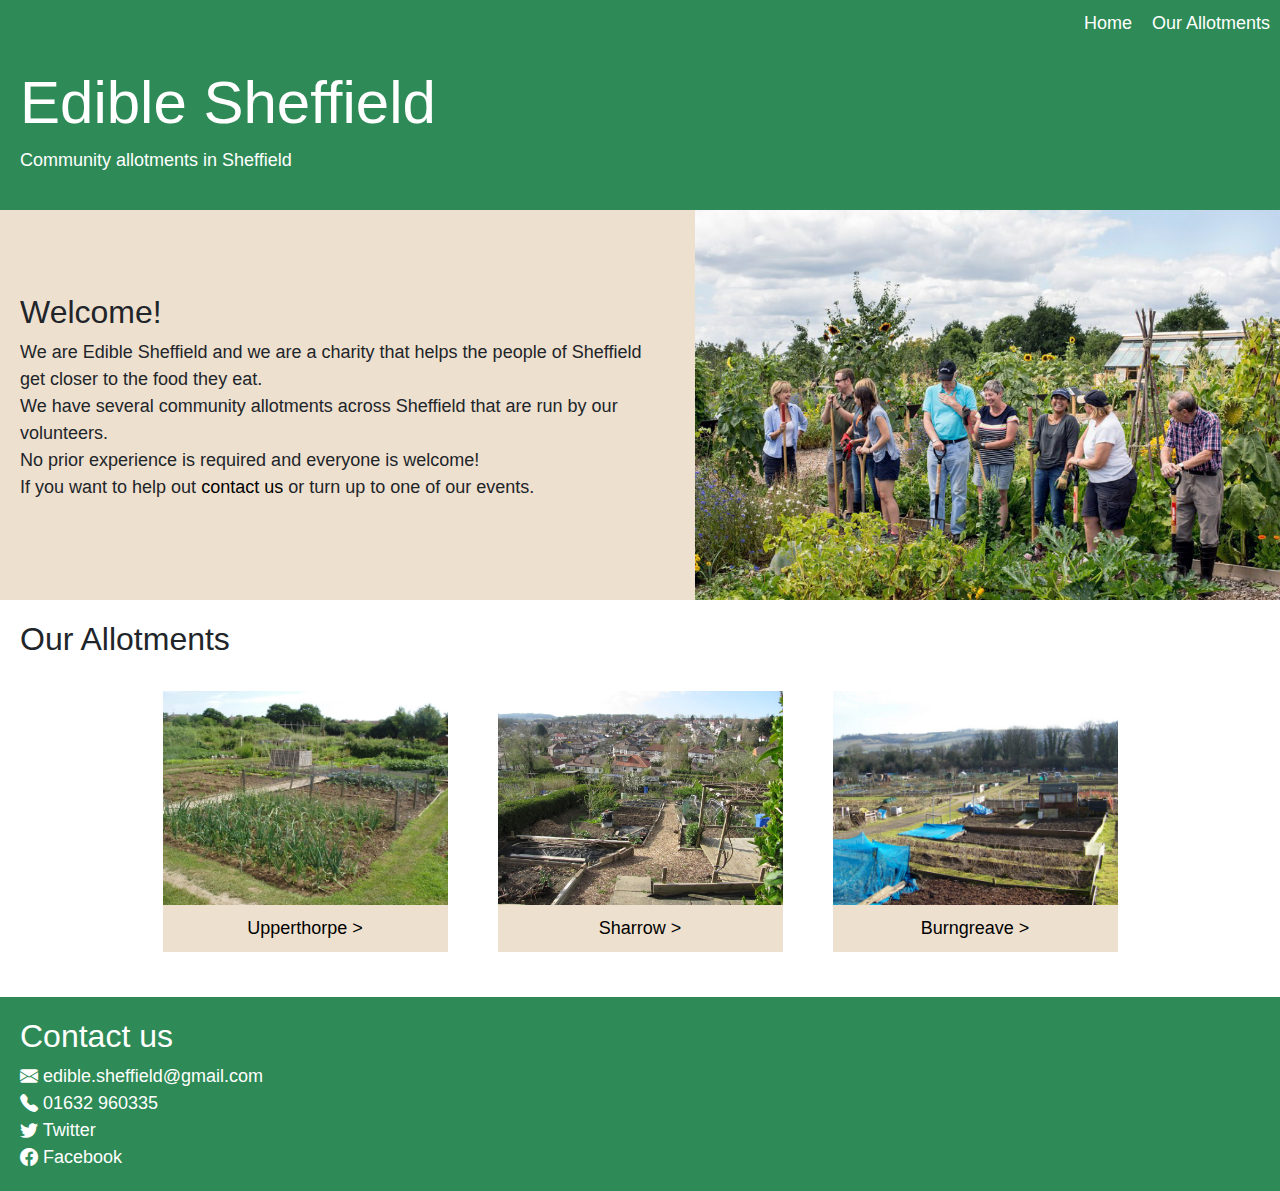
<file: index.html>
<!DOCTYPE html>
<html lang="en">

<head>
    <meta charset="UTF-8">
    <meta name="viewport" content="width=device-width, initial-scale=1.0">
    <meta http-equiv="X-UA-Compatible" content="ie=edge">
    <title>Edible Sheffield</title>
    <!-- bootstrap stylesheet -->
    <link rel="stylesheet" href="https://maxcdn.bootstrapcdn.com/bootstrap/4.5.2/css/bootstrap.min.css">
    <!-- bootstrap icon stylesheet -->
    <link rel="stylesheet" href="https://cdn.jsdelivr.net/npm/bootstrap-icons@1.4.0/font/bootstrap-icons.css">
    <!-- my stylesheet -->
    <link rel="stylesheet" href="./css/main.css">
    <!-- javascript -->
    <script src="./js/app.js"></script>
</head>

<body>
    <div class="green">
    <!-- Nav-->
    <nav>
        <ul class="removeList end">
          <li class = "inline"><a href="./index.html", style="color:white">Home</a></li>
          <li class = "inline"><a href="./pages/page2.html", style="color:white">Our Allotments</a></li>
        </ul>
    </nav>

    <!-- Header -->
    <header class="standardPadding">
        <h1>Edible Sheffield</h1>
        <p>Community allotments in Sheffield</p>
    </header>
    </div>

    <main>
        <!-- Intro - 2 responsive Bootstrap containers-->
        <div class="container-fluid-center">
            <div class="row align-items-center brown">
                <div class="col-sm-12 col-md-6 standardMargin">
                    <h2>Welcome!</h2>
                    <p>We are Edible Sheffield and we are a charity that helps the people of Sheffield get closer to the food they eat.<br>We have several community allotments across Sheffield that are run by our volunteers.<br>No prior experience is required and everyone is welcome!<br>If you want to help out <a href="index.html#contact" style="color: black;">contact us</a> or turn up to one of our events.</p>
                </div>
                <div class="col-md">
                    <img src="./images/allotment 1.jpg" alt="Allotment1" class="image">
                </div>
            </div>
        </div>

        <!-- List of Allotments - 3 responsive bootstrap containers -->
        <div class="standardPadding">
            <h2>Our Allotments</h2>
            <div class= "container">
                <div class= "row justify-content-center">
                    <div class="col-sm-12 col-md-3 marginAllot brown" id="change1">
                        <!-- Link to Upperthorpe section in page 2 -->
                        <a href="./pages/page2.html#Upperthorpe", style="color:black">
                            <img src="./images/allotment 2.jpg" alt="Upperthorpe" class="image">
                            <p class="keyAllot">Upperthorpe ></p>
                        </a>
                    </div>
                    <div class="col-sm-12 col-md-3 marginAllot brown" id="change2">
                        <!-- Link to Sharrow section in page 2 -->
                        <a href="./pages/page2.html#Sharrow", style="color:black">
                            <img src="./images/allotment 3.jpg" alt="Sharrow" class="image">
                            <p class="keyAllot">Sharrow ></p>
                        </a>
                    </div>
                    <div class="col-sm-12 col-md-3 marginAllot brown" id="change3">
                        <!-- Link to Burngreave section in page 2 -->
                        <a href="./pages/page2.html#Burngreave" , style="color:black">
                            <img src="./images/allotment 4.jpg" alt="Burngreave" class="image">
                            <p class="keyAllot">Burngreave ></p>
                        </a>
                    </div>
                </div>
            </div>
        </div>

    </main>
    
    <!-- Footer - contact information and bootstrap icons -->
    <footer class="green standardPadding" id="contact">
        <h2>Contact us</h2>
        <ul class="removeList">
            <li><i class="bi bi-envelope-fill"></i> edible.sheffield@gmail.com</li>
            <li><i class="bi bi-telephone-fill"></i> 01632 960335</li>
            <li><a href="https://twitter.com/" target="_blank" style="color:white"><i class="bi bi-twitter"></i> Twitter</a></li>
            <li><a href="https://www.facebook.com/" target="_blank" style="color:white"><i class="bi bi-facebook"></i> Facebook</a></li>
        </ul>
    </footer>

</body>

</html>
</file>
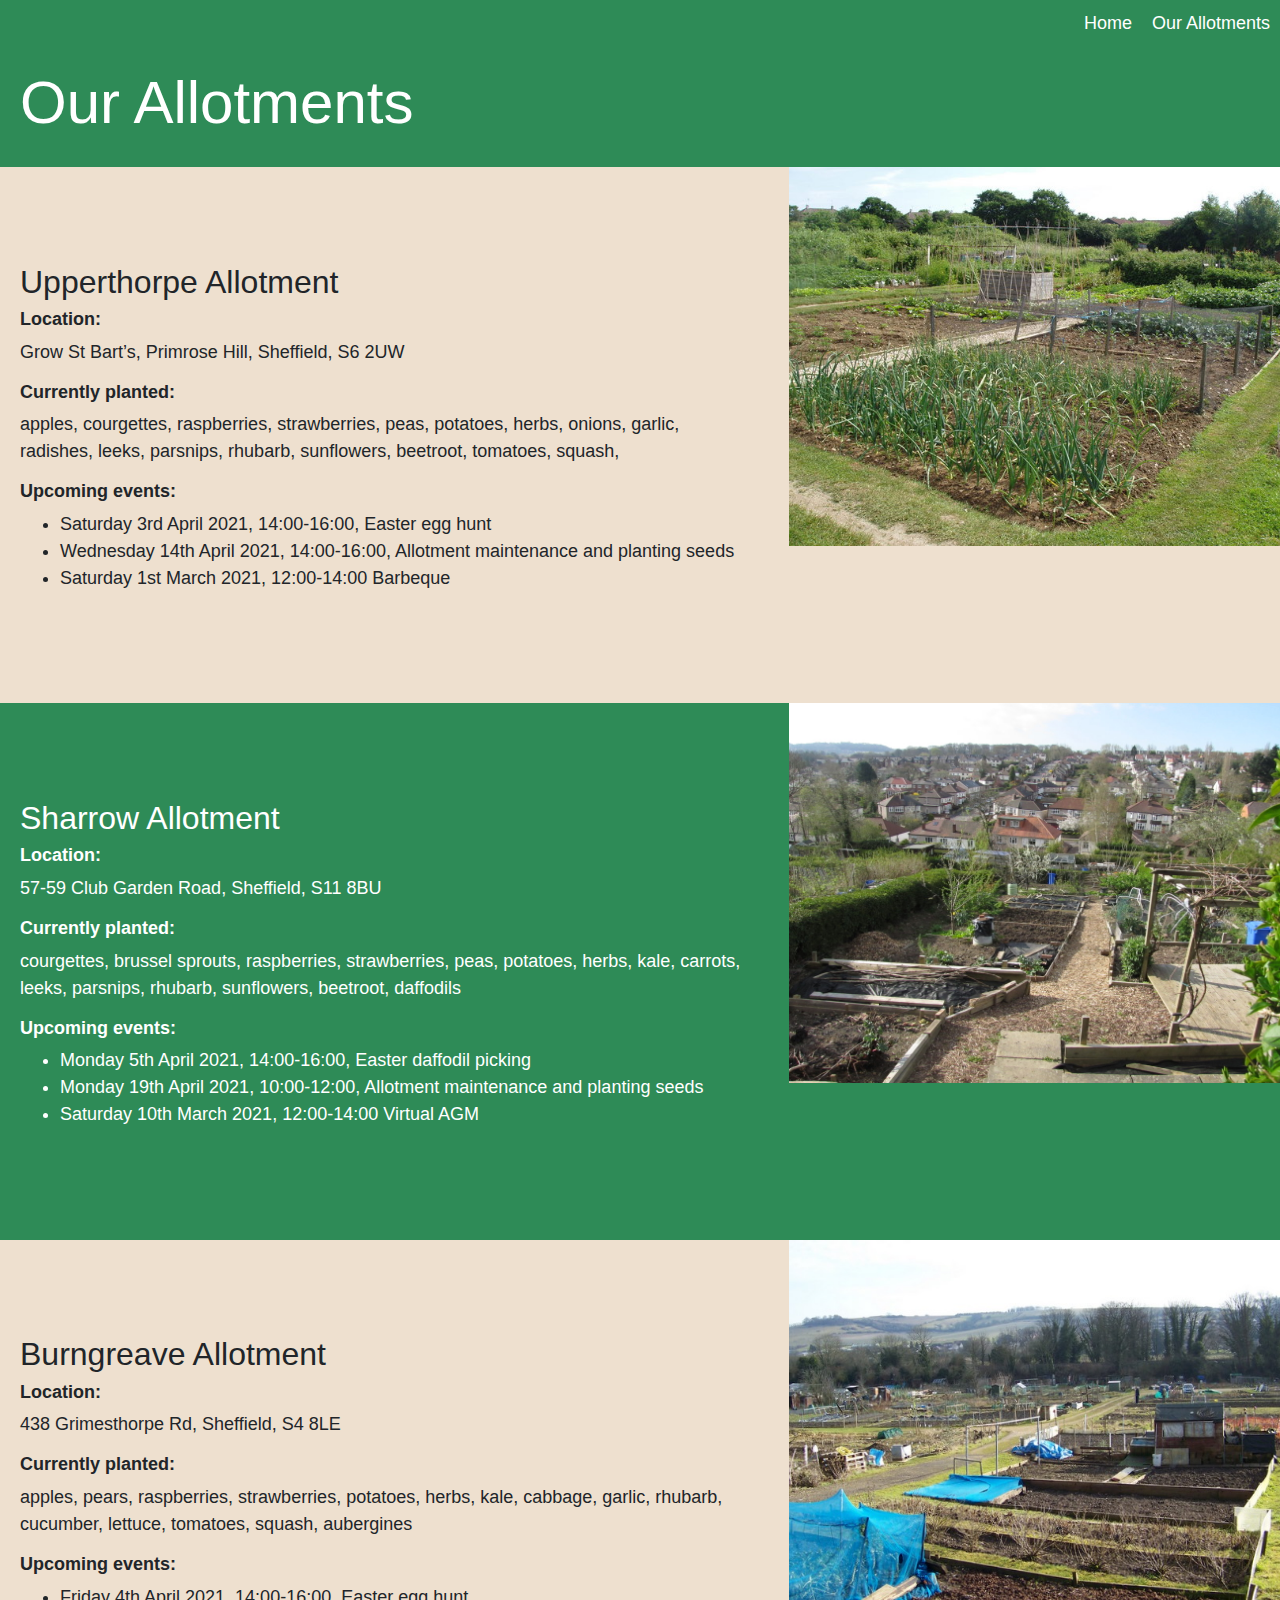
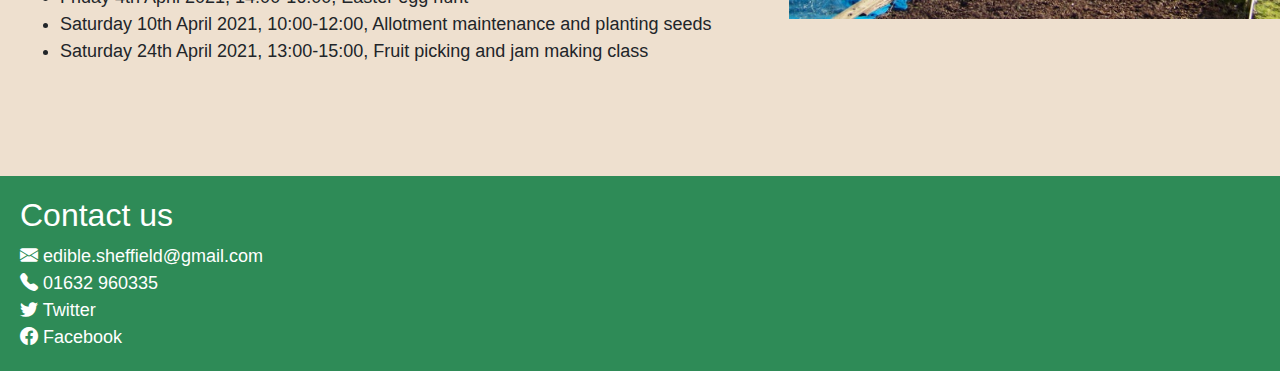
<file: pages/page2.html>
<!DOCTYPE html>

<html lang="en">

<head>
    <!-- Go through these again, making the data compatible -->
    <meta charset="UTF-8">
    <meta name="viewport" content="width=device-width, initial-scale=1.0">
    <meta http-equiv="X-UA-Compatible" content="ie=edge">
    <!-- end -->
    <title>Edible Sheffield</title>
    <!-- bootstrap stylesheet -->
    <link rel="stylesheet" href="https://maxcdn.bootstrapcdn.com/bootstrap/4.5.2/css/bootstrap.min.css">
    <!-- bootstrap icon stylesheet -->
    <link rel="stylesheet" href="https://cdn.jsdelivr.net/npm/bootstrap-icons@1.4.0/font/bootstrap-icons.css">
    <!-- my stylesheet -->
    <link rel="stylesheet" href="../css/main.css">
</head>

<body>
    <div class ="green">
    <!-- Nav -->
    <nav>
        <ul class="removeList end">
          <li class="inline"><a href="../index.html", style="color:white">Home</a></li>
          <li class="inline"><a href="../pages/page2.html", style="color:white">Our Allotments</a></li>
        </ul>
    </nav>

    <!-- Header -->
    <header class="standardPadding">
        <h1 >Our Allotments</h1>
    </header>
    </div>

    <!-- Upperthorpe info - 2 responsive Bootstrap containers -->
    <div id="Upperthorpe" class="container-fluid noPadding">
        <div class="row align-items-center brown">
            <div class="col-sm-12 col-md-7 standardMargin">
                <h2>Upperthorpe Allotment</h2>
                <h3>Location: </h3>
                <p>Grow St Bart’s, Primrose Hill, Sheffield, S6 2UW </p>
                <h3>Currently planted:</h3> 
                <p>apples, courgettes, raspberries, strawberries, peas, potatoes, herbs, onions, garlic, radishes, leeks, parsnips, rhubarb, sunflowers, beetroot, tomatoes, squash,</p>
                <h3>Upcoming events:</h3>
                <ul>
                    <li>Saturday 3rd April 2021, 14:00-16:00, Easter egg hunt</li>
                    <li>Wednesday 14th April 2021, 14:00-16:00, Allotment maintenance and planting seeds</li>
                    <li>Saturday 1st March 2021, 12:00-14:00 Barbeque</li>
                </ul>
            </div>
            <div class="col-sm noPadding">
                <img src="../images/allotment 2.jpg" alt="Upperthorpe" class="image">
                <iframe src="https://www.google.com/maps/embed?pb=!1m18!1m12!1m3!1d4758.386841163912!2d-1.493421765622225!3d53.39347983878876!2m3!1f0!2f0!3f0!3m2!1i1024!2i768!4f13.1!3m3!1m2!1s0x0%3A0xfaa4b533c551d81a!2sSt%20Bartholomews%20Church%20Centre!5e0!3m2!1sen!2suk!4v1616432835605!5m2!1sen!2suk" width="100%" height="100%" style="border:0;" allowfullscreen="" loading="lazy"></iframe>
            </div>
        </div>
    </div>

    <!-- Sharrow info - 2 responsive Bootstrap containers-->
    <div id="Sharrow" class="container-fluid noPadding">
        <div class="row align-items-center green">
            <div class="col-sm-12 col-md-7 standardMargin">
                <h2>Sharrow Allotment</h2>
                <h3>Location: </h3>
                <p>57-59 Club Garden Road, Sheffield, S11 8BU</p>
                <h3>Currently planted: </h3>
                <p>courgettes, brussel sprouts, raspberries, strawberries, peas, potatoes, herbs, kale, carrots, leeks, parsnips, rhubarb, sunflowers, beetroot, daffodils </p>
                <h3>Upcoming events:</h3>
                <ul>
                    <li>Monday 5th April 2021, 14:00-16:00, Easter daffodil picking</li>
                    <li>Monday 19th April 2021, 10:00-12:00, Allotment maintenance and planting seeds</li>
                    <li>Saturday 10th March 2021, 12:00-14:00 Virtual AGM</li>
                </ul>
            </div>
            <div class="col-sm noPadding">
                <img src="../images/allotment 3.jpg" alt="Sharrow" class="image">
                <iframe src="https://www.google.com/maps/embed?pb=!1m18!1m12!1m3!1d2380.486908662809!2d-1.4809161841606737!3d53.37033697998406!2m3!1f0!2f0!3f0!3m2!1i1024!2i768!4f13.1!3m3!1m2!1s0x48798262d4275451%3A0x56b4e8eaa7906c2a!2s57-59%20Club%20Garden%20Rd%2C%20Highfield%2C%20Sheffield%20S11%208BU!5e0!3m2!1sen!2suk!4v1616433065052!5m2!1sen!2suk" width="100%" height="100%" style="border:0;" allowfullscreen="" loading="lazy"></iframe>
            </div>
        </div>
    </div>

    <!-- Burngreave info - 2 responsive Bootstrap containers-->

    <div id="Burngreave" class="container-fluid noPadding">
        <div class="row align-items-center brown">
            <div class="col-sm-12 col-md-7 standardMargin">
                <h2>Burngreave Allotment</h2>
                <h3>Location: </h3>
                <p>438 Grimesthorpe Rd, Sheffield, S4 8LE</p>
                <h3>Currently planted: </h3>
                <p>apples, pears, raspberries, strawberries, potatoes, herbs, kale, cabbage, garlic, rhubarb, cucumber, lettuce, tomatoes, squash, aubergines</p>
                <h3>Upcoming events:</h3>
                <ul>
                    <li>Friday 4th April 2021, 14:00-16:00, Easter egg hunt</li>
                    <li>Saturday 10th April 2021, 10:00-12:00, Allotment maintenance and planting seeds</li>
                    <li>Saturday 24th April 2021, 13:00-15:00, Fruit picking and jam making class</li>
                </ul>
            </div>
            <div class="col-sm noPadding">
                <img src="../images/allotment 4.jpg" alt="Burngreave" class="image">
                <iframe src="https://www.google.com/maps/embed?pb=!1m14!1m8!1m3!1d9515.02246122792!2d-1.4505656!3d53.4013114!3m2!1i1024!2i768!4f13.1!3m3!1m2!1s0x0%3A0x12e9c8c8a2cdf1b7!2sGrimesthorpe%20Allotments!5e0!3m2!1sen!2suk!4v1616433178864!5m2!1sen!2suk" width="100%" height="100%" style="border:0;" allowfullscreen="" loading="lazy"></iframe>
            </div>
        </div>
    </div>


    <!-- Footer - contact information and bootstrap icons -->
    <footer class="green standardPadding" id="contact">
        <h2>Contact us</h2>
        <ul class="removeList">
            <li><i class="bi bi-envelope-fill"></i> edible.sheffield@gmail.com</li>
            <li><i class="bi bi-telephone-fill"></i> 01632 960335</li>
            <li><a href="https://twitter.com/" target="_blank" style="color:white"><i class="bi bi-twitter"></i> Twitter</a></li>
            <li><a href="https://www.facebook.com/" target="_blank" style="color:white"><i class="bi bi-facebook"></i> Facebook</a></li>
        </ul>
    </footer>

</body>



</html>
</file>
<file: css/main.css>
/* remove margins from body */
body{
    margin: 0pt;
}


/* formatting lists */
.removeList{
    list-style: none;
    padding: 0px;
    margin: 0px;
}


/* formatting nav bar */
.end{
    display: flex;
    justify-content: flex-end;
}

.inline{
    display: inline;
    padding: 10px;
}


/* formating intro */
.marginLeft{
    margin: 20px;
}


/* formating Allotment links*/
.marginAllot{
    margin: 25px;
    padding: 0px;
}


.keyAllot{
    display: flex;
    justify-content: center;
    padding: 10px;
    margin: 0px;
}



/* formating box*/
.noPadding{
    padding:0px;
}

.noMargin{
    margin:0px;
}

.standardPadding{
    padding: 20px;
}

.standardMargin{
    margin: 20px;
}



/* changing colors of sections */
.green{
    background-color: seagreen;
    color: white;
}

.brown{
    background-color: rgb(238, 224, 207);
}


/* changing font size */
p{
    font-size: large;
}

li{
    font-size: large;
}

h1{
    font-size: 60px;
}

h3{
    font-size: large;
    font-weight: bold;
}


/* responsive images: setting image width at 100% */
img {
    max-width: 100%;
    height: auto;
}
</file>
